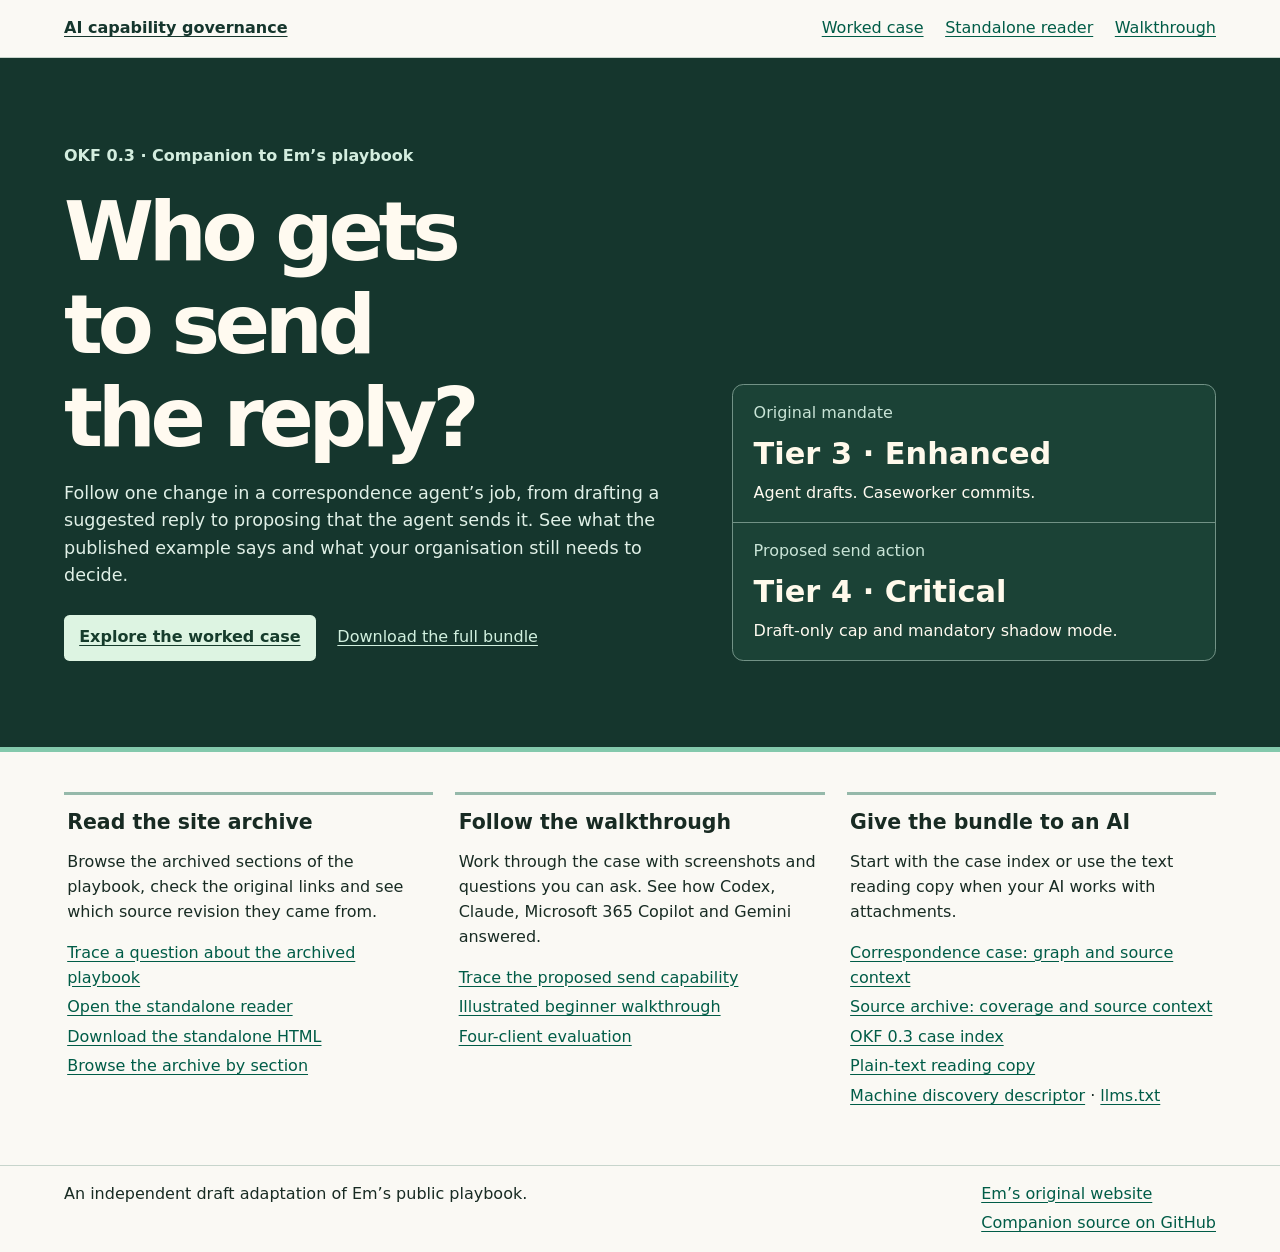
<file: source/pages/index.html>
<!doctype html>
<html lang="en-GB">
<head>
<meta charset="utf-8">
<meta name="viewport" content="width=device-width, initial-scale=1">
<title>AI capability governance | OKF+ companion</title>
<meta name="description" content="Explore Em’s public AI governance playbook as an OKF 0.3 bundle and compare what changes when an agent proposes sending a reply.">
<link rel="describedby" type="application/json" href=".well-known/okf.json">
<link rel="icon" href="favicon.png">
<link rel="stylesheet" href="site.css">
</head>
<body>
<a class="skip" href="#content">Skip to content</a>
<header class="masthead">
  <div class="wrap top">
    <a class="name" href="./">AI capability governance</a>
    <nav aria-label="Main">
      <a href="compare.html">Worked case</a>
      <a href="viz.html">Standalone reader</a>
      <a href="evaluation/BEGINNER-WALKTHROUGH.html">Walkthrough</a>
    </nav>
  </div>
</header>
<main id="content">
  <section class="hero">
    <div class="wrap hero-inner">
      <div>
        <p class="edition">OKF 0.3 · Companion to Em’s playbook</p>
        <h1>Who gets to send the reply?</h1>
        <p class="intro">Follow one change in a correspondence agent’s job, from drafting a suggested reply to proposing that the agent sends it. See what the published example says and what your organisation still needs to decide.</p>
        <div class="actions">
          <a class="button" href="compare.html">Explore the worked case</a>
          <a href="downloads/okf-ai-capability-governance-full-site.zip">Download the full bundle</a>
        </div>
      </div>
      <dl class="comparison" aria-label="Decision in the worked example">
        <div>
          <dt>Original mandate</dt>
          <dd><strong>Tier 3 · Enhanced</strong><span>Agent drafts. Caseworker commits.</span></dd>
        </div>
        <div>
          <dt>Proposed send action</dt>
          <dd><strong>Tier 4 · Critical</strong><span>Draft-only cap and mandatory shadow mode.</span></dd>
        </div>
      </dl>
    </div>
  </section>
  <div class="wrap">
    <div class="routes">
      <section>
        <h2>Read the site archive</h2>
        <p>Browse the archived sections of the playbook, check the original links and see which source revision they came from.</p>
        <ul class="plain-links">
          <li><a href="site-bundle/walkthrough.html">Trace a question about the archived playbook</a></li>
          <li><a href="viz.html">Open the standalone reader</a></li>
          <li><a href="viz.html" download="ai-capability-governance.html">Download the standalone HTML</a></li>
          <li><a href="site-bundle/index.html">Browse the archive by section</a></li>
        </ul>
      </section>
      <section>
        <h2>Follow the walkthrough</h2>
        <p>Work through the case with screenshots and questions you can ask. See how Codex, Claude, Microsoft 365 Copilot and Gemini answered.</p>
        <ul class="plain-links">
          <li><a href="bundle/walkthrough.html">Trace the proposed send capability</a></li>
          <li><a href="evaluation/BEGINNER-WALKTHROUGH.html">Illustrated beginner walkthrough</a></li>
          <li><a href="evaluation/CLIENT-EVALUATION.html">Four-client evaluation</a></li>
        </ul>
      </section>
      <section>
        <h2>Give the bundle to an AI</h2>
        <p>Start with the case index or use the text reading copy when your AI works with attachments.</p>
        <ul class="plain-links">
          <li><a href="bundle/ai-context.md">Correspondence case: graph and source context</a></li>
          <li><a href="site-bundle/ai-context.md">Source archive: coverage and source context</a></li>
          <li><a href="bundle/index.md">OKF 0.3 case index</a></li>
          <li><a href="downloads/okf-pilot-reading-copy.txt">Plain-text reading copy</a></li>
          <li><a href=".well-known/okf.json">Machine discovery descriptor</a> · <a href="llms.txt">llms.txt</a></li>
        </ul>
      </section>
    </div>
  </div>
</main>
<footer>
  <div class="wrap foot">
    <p>An independent draft adaptation of Em’s public playbook.</p>
    <ul class="plain-links">
      <li><a href="https://cyberdudeuk.github.io/ai-capability-governance/">Em’s original website</a></li>
      <li><a href="https://github.com/chris-page-gov/okf-ai-capability-governance">Companion source on GitHub</a></li>
    </ul>
  </div>
</footer>
</body>
</html>
</file>
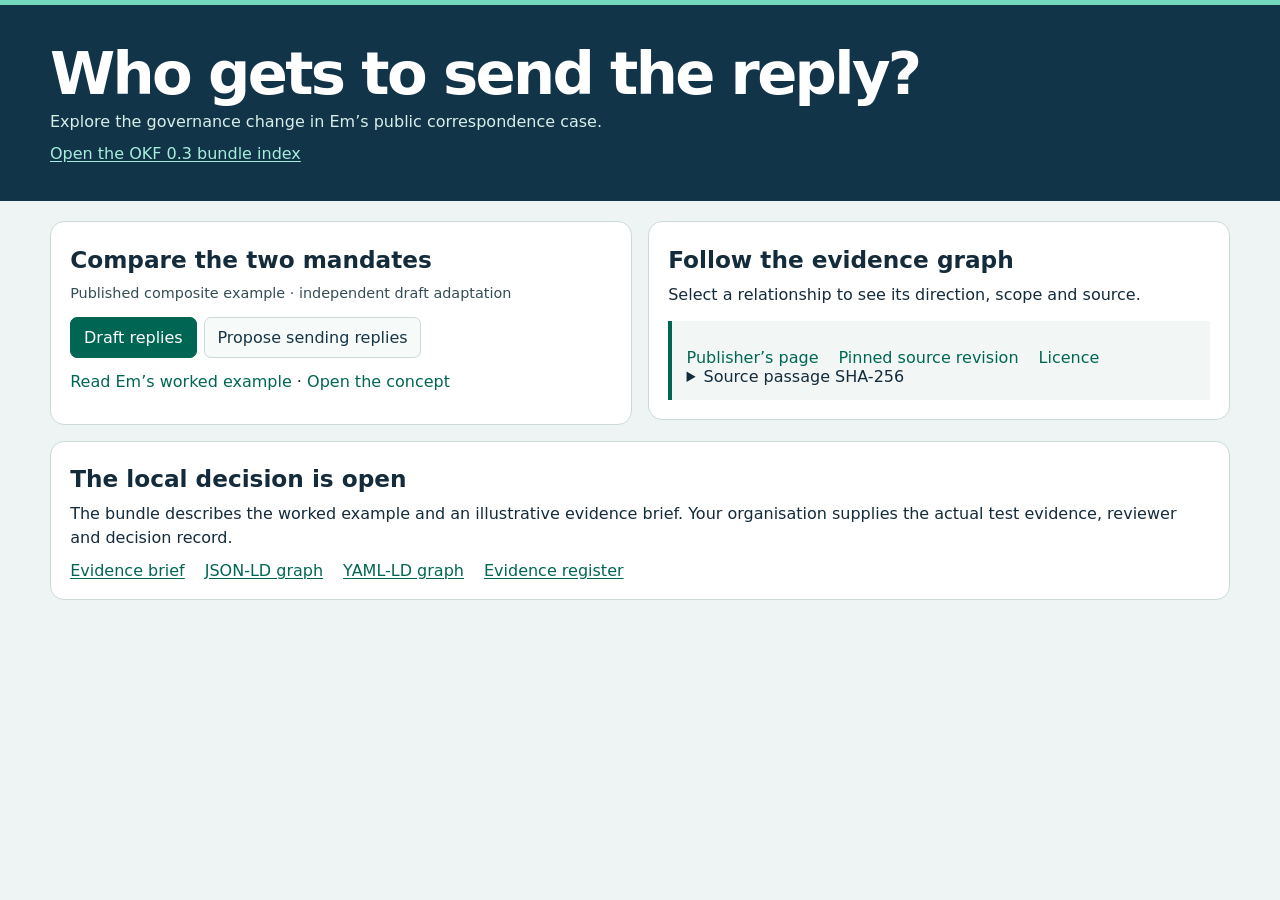
<file: source/visualisation.html>
<!doctype html>
<html lang="en-GB">
<head>
<meta charset="utf-8">
<meta name="viewport" content="width=device-width,initial-scale=1">
<title>Correspondence governance | OKF 0.3 pilot</title>
<style>
:root{font-family:system-ui,sans-serif;color:#132b3b;background:#eef4f3;--teal:#006654;--line:#cbdad8;--ink:#173645}
*{box-sizing:border-box}body{margin:0}header{background:#123449;color:#fff;padding:2.4rem max(1.15rem,calc((100vw - 1180px)/2));border-top:5px solid #74d8bd}
header p{color:#d8eee8}h1{font-size:clamp(2rem,5vw,3.7rem);margin:0;line-height:1.05;letter-spacing:-.045em}h2,h3,p{margin:.25rem 0 .65rem}h2{font-size:1.45rem}p{line-height:1.5}
main{max-width:1220px;margin:auto;padding:1.25rem;display:grid;grid-template-columns:1fr 1fr;gap:1rem;align-items:start}section{background:white;border:1px solid var(--line);border-radius:14px;padding:1.2rem}section:last-child{grid-column:1/-1}
button,a{font:inherit}a{color:var(--teal);text-underline-offset:.15em}header a{color:#a6eedb}button{color:var(--ink);cursor:pointer;border:1px solid var(--line);background:#f6faf9;border-radius:7px;padding:.6rem .8rem}button[aria-pressed=true]{background:var(--teal);color:#fff;border-color:var(--teal)}
button:hover:not([aria-pressed=true]){background:#e8f4f0}:focus-visible{outline:3px solid #c77800;outline-offset:3px}.actions{display:flex;flex-wrap:wrap;gap:.45rem;margin:.8rem 0}
.tier{font-size:clamp(1.8rem,4vw,2.7rem);font-weight:740;letter-spacing:-.04em;margin:.75rem 0}.badge{color:#344e55;font-size:.9rem}
ul{margin:.65rem 0;padding-left:1.2rem}li{margin:.35rem 0}.edge-list{list-style:none;padding:0}.edge-list button{width:100%;text-align:left;display:block;line-height:1.38}.edge-list span{font-weight:600;display:block;font-size:.85em}.edge-list strong{display:block}
#details{background:#f2f7f6;border-left:4px solid var(--teal);padding:.9rem;margin-top:.85rem}blockquote{margin:.8rem 0;line-height:1.6}details code{word-break:break-all}.links{display:flex;gap:.6rem 1.25rem;flex-wrap:wrap}
@media(max-width:760px){main{display:block}section+section{margin-top:1rem}}
</style>
</head>
<body>
<header>
<h1>Who gets to send the reply?</h1>
<p>Explore the governance change in Em’s public correspondence case.</p>
<a href="bundle/index.md">Open the OKF 0.3 bundle index</a>
</header>
<main>
<section aria-labelledby="compare">
<h2 id="compare">Compare the two mandates</h2>
<p class="badge">Published composite example · independent draft adaptation</p>
<div class="actions" aria-label="Compare cases">
<button type="button" id="draft" aria-pressed="true">Draft replies</button>
<button type="button" id="send" aria-pressed="false">Propose sending replies</button>
</div>
<div id="comparison" aria-live="polite">
<p class="tier" id="tier"></p>
<p id="effect"></p>
<ul id="outcomes"></ul>
<p><a id="compare-source">Read Em’s worked example</a> · <a id="concept-source">Open the concept</a></p>
</div>
</section>
<section aria-labelledby="graph">
<h2 id="graph">Follow the evidence graph</h2>
<p>Select a relationship to see its direction, scope and source.</p>
<ul id="edges" class="edge-list"></ul>
<div id="details" aria-live="polite">
<h3 id="relation"></h3>
<p id="authority" class="badge"></p>
<p id="locator"></p>
<blockquote id="quotation"></blockquote>
<div class="links"><a id="site">Publisher’s page</a><a id="pin">Pinned source revision</a><a id="licence">Licence</a></div>
<details><summary>Source passage SHA-256</summary><code id="digest"></code></details>
</div>
</section>
<section aria-labelledby="review">
<h2 id="review">The local decision is open</h2>
<p>The bundle describes the worked example and an illustrative evidence brief. Your organisation supplies the actual test evidence, reviewer and decision record.</p>
<div class="links"><a href="bundle/concepts/evidence-brief.md">Evidence brief</a><a href="bundle/relationships.jsonld">JSON-LD graph</a><a href="bundle/relationships.yamlld">YAML-LD graph</a><a href="bundle/evidence.json">Evidence register</a></div>
</section>
</main>
<script type="application/json" id="data">__PILOT_DATA__</script>
<script>
const data = JSON.parse(document.querySelector('#data').textContent);
const get = id => document.getElementById(id);
const conceptLink = id => 'bundle/concepts/' + id + '.md';
const states = {
  draft: {
    concept:'mandate', tier:'Tier 3 · Enhanced', reference:'baseline',
    outcome:['The agent can classify correspondence and draft from approved templates.',
      'A caseworker commits the action. Sending is outside the mandate.']
  },
  send: {
    concept:'send-variant', tier:'Tier 4 · Critical', reference:'send',
    outcome:['L1 · Draft only. A person edits and commits each output.',
      'Shadow mode is required in this worked variant.']
  }
};
function compare(key) {
  const state=states[key];
  for (const id of Object.keys(states)) get(id).setAttribute('aria-pressed',String(id===key));
  get('tier').textContent=state.tier;
  get('effect').textContent=data.concepts[state.concept].description;
  get('outcomes').replaceChildren(...state.outcome.map(text=>{
    const li=document.createElement('li');li.textContent=text;return li;
  }));
  get('compare-source').href=data.witnesses[state.reference].url;
  get('concept-source').href=conceptLink(state.concept);
}
for (const id of Object.keys(states)) get(id).addEventListener('click',()=>compare(id));

function showEdge(item,selected) {
  for(const button of get('edges').querySelectorAll('button')) button.setAttribute('aria-pressed',String(button===selected));
  const source=item.evidence;
  get('relation').textContent=data.concepts[item.from].title+' → '+data.concepts[item.to].title;
  get('authority').textContent=item.label+' · '+item.authority+' · '+item.scope;
  get('locator').textContent=source.locator;
  get('quotation').textContent=source.source_value;
  get('site').href=source.url;
  get('pin').href=source.resource;
  get('licence').href=item.rights;
  get('digest').textContent=source.source_value_sha256;
}
for (const edge of data.edges) {
  const li=document.createElement('li'), b=document.createElement('button');
  const relation=document.createElement('strong'), direction=document.createElement('span');
  relation.textContent=edge.label;
  direction.textContent=data.concepts[edge.from].title+' → '+data.concepts[edge.to].title;
  b.type='button';b.id=edge.id;b.append(relation,direction);
  b.addEventListener('click',()=>showEdge(edge,b));
  li.append(b);get('edges').append(li);
}
compare('draft');
showEdge(data.edges[0],get('edges').querySelector('button'));
</script>
</body>
</html>
</file>
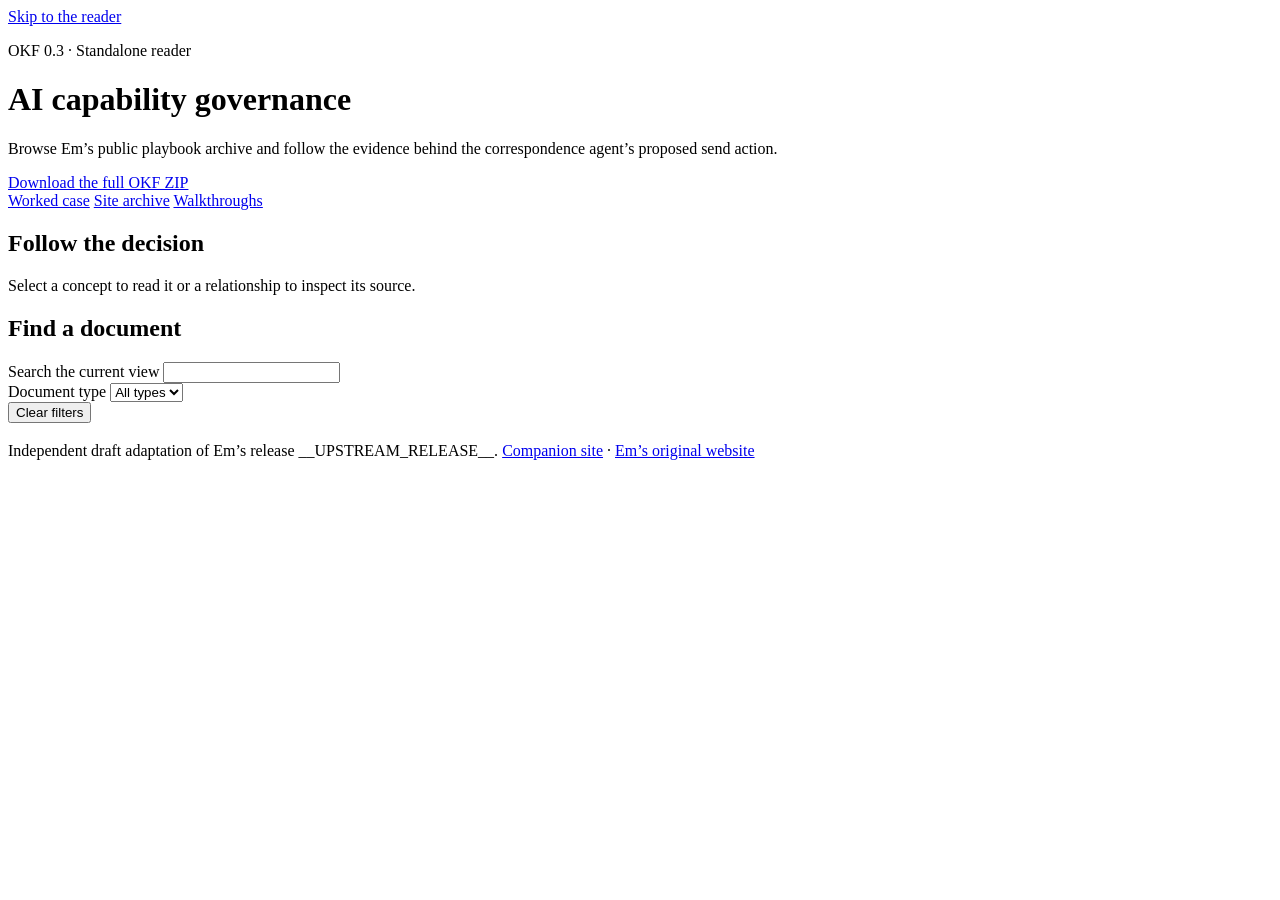
<file: source/pages/viz.html>
<!doctype html>
<html lang="en-GB">
<head>
<meta charset="utf-8">
<meta name="viewport" content="width=device-width, initial-scale=1">
<meta http-equiv="Content-Security-Policy" content="default-src 'none'; img-src data:; style-src 'unsafe-inline'; script-src 'unsafe-inline'; base-uri 'none'; form-action 'none'">
<title>AI capability governance | Standalone OKF+ reader</title>
<link rel="icon" href="__ICON__">
<style>__STYLE__</style>
</head>
<body>
<a class="skip" href="#reader">Skip to the reader</a>
<header class="hero">
  <div class="wrap hero-inner">
    <div>
      <p class="eyebrow">OKF 0.3 · Standalone reader</p>
      <h1>AI capability governance</h1>
      <p>Browse Em’s public playbook archive and follow the evidence behind the correspondence agent’s proposed send action.</p>
    </div>
    <a href="__BUNDLE_URL__" class="archive-link">Download the full OKF ZIP</a>
  </div>
</header>
<main class="wrap" id="reader">
  <nav aria-label="Reader views" id="views">
    <a href="#case" data-view="case">Worked case</a>
    <a href="#archive" data-view="archive">Site archive</a>
    <a href="#walkthroughs" data-view="walkthroughs">Walkthroughs</a>
  </nav>
  <div class="workspace">
    <aside class="navigation" aria-label="Browse the bundle">
      <section id="graph-card" aria-labelledby="graph-title">
        <h2 id="graph-title">Follow the decision</h2>
        <p>Select a concept to read it or a relationship to inspect its source.</p>
        <div id="graph"></div>
      </section>
      <section class="search-panel" aria-labelledby="search-title">
        <h2 id="search-title">Find a document</h2>
        <label for="query">Search the current view</label>
        <input id="query" type="search" autocomplete="off">
        <div class="filters">
          <div>
            <label for="kind">Document type</label>
            <select id="kind"><option value="">All types</option></select>
          </div>
          <button id="reset" type="button">Clear filters</button>
        </div>
        <p id="result-count" role="status"></p>
        <ul id="results" aria-label="Matching documents"></ul>
      </section>
    </aside>
    <div class="reading">
      <article id="record" aria-labelledby="record-title">
        <header class="record-header">
          <p id="record-kind" class="eyebrow"></p>
          <h2 id="record-title" tabindex="-1"></h2>
          <p id="record-summary"></p>
          <dl id="record-meta"></dl>
        </header>
        <div id="record-body" class="document"></div>
        <section id="record-links" aria-labelledby="links-title" hidden>
          <h3 id="links-title">Linked concepts</h3>
          <ul id="links-list"></ul>
        </section>
      </article>
      <section id="relationship" aria-labelledby="relationship-title" hidden>
        <a id="back-to-concept">Back to the concept</a>
        <p class="eyebrow">Evidence for a relationship</p>
        <h2 id="relationship-title" tabindex="-1"></h2>
        <p id="direction" class="direction"></p>
        <dl id="relationship-meta"></dl>
        <blockquote id="passage"></blockquote>
        <ul class="source-links">
          <li><a id="publisher">Open the publisher’s passage</a></li>
          <li><a id="pinned">Inspect the pinned source revision</a></li>
        </ul>
      </section>
    </div>
  </div>
</main>
<noscript><p class="wrap">Enable JavaScript to use the reader. <a href="__BUNDLE_URL__">Download the OKF bundle files</a>.</p></noscript>
<footer class="wrap">
  <p>Independent draft adaptation of Em’s release __UPSTREAM_RELEASE__. <a href="__HOME_URL__">Companion site</a> · <a href="__SOURCE_URL__">Em’s original website</a></p>
</footer>
<script type="application/json" id="bundle-data">__PAYLOAD__</script>
<script>__SCRIPT__</script>
</body>
</html>
</file>
<file: source/pages/site.css>
:root {
  color: #182b23;
  background: #faf9f4;
  font-family: system-ui, sans-serif;
  font-synthesis: none;
  --green: #15362d;
  --link: #005c47;
  --rule: #c7d5cc;
}
* { box-sizing: border-box; }
body { margin: 0; line-height: 1.55; }
.wrap { width: min(72rem, 100% - 2.5rem); margin-inline: auto; }
a { color: var(--link); text-underline-offset: .2em; overflow-wrap: anywhere; }
a:hover { text-decoration-thickness: .15em; }
:focus-visible { outline: .2rem solid #c16b10; outline-offset: .25rem; }
.skip { position: absolute; left: 1rem; top: .5rem; z-index: 2; padding: .6rem; background: #fff; transform: translateY(-200%); }
.skip:focus { transform: none; }
.masthead { border-bottom: 1px solid var(--rule); }
.top, .foot { display: flex; align-items: baseline; justify-content: space-between; flex-wrap: wrap; gap: .5rem 1.25rem; padding-block: 1rem; }
.name { color: var(--green); font-weight: 750; }
nav, .actions { display: flex; align-items: baseline; flex-wrap: wrap; gap: .8rem 1.35rem; }
.hero { background: var(--green); color: #fffaf0; border-bottom: .35rem solid #83c9ac; }
.hero-inner { display: grid; grid-template-columns: 1.28fr 1fr; align-items: end; gap: 3rem; padding-block: clamp(2.4rem, 7vw, 5.4rem); }
.edition { margin: 0 0 1rem; color: #d3eddf; font-weight: 700; }
h1, h2, h3 { line-height: 1.14; text-wrap: balance; }
.hero h1 { margin: 0; font-size: clamp(2.55rem, 6.6vw, 5.1rem); font-weight: 820; letter-spacing: -.065em; }
.hero .intro { max-width: 39rem; margin: 1rem 0 1.6rem; color: #e0f0e7; font-size: 1.1rem; }
.hero a { color: #d1f0df; }
.hero .button { display: inline-block; padding: .66rem .95rem; border-radius: .35rem; background: #ddf4e2; color: #163c2c; font-weight: 720; }
.comparison { padding: 0; margin: 0; border: 1px solid #729286; border-radius: .7rem; background: #1b4236; }
.comparison > div { padding: 1rem 1.3rem; }
.comparison > div + div { border-top: 1px solid #729286; }
.comparison dt { color: #c9e4d7; }
.comparison dd { margin: 0; }
.comparison strong { display: block; margin-block: .25rem; color: #fff9eb; font-size: clamp(1.35rem, 2.4vw, 1.9rem); }
.comparison span { display: block; }
.routes { display: grid; grid-template-columns: repeat(3, minmax(0, 1fr)); gap: 1.4rem; padding-block: 2.5rem; }
.routes section { border-top: .2rem solid #95b9aa; padding: 1rem .2rem; }
.routes h2 { margin: 0; font-size: 1.28rem; }
.plain-links { margin: .65rem 0 0; padding: 0; list-style: none; }
.plain-links li + li { margin-top: .3rem; }
footer { border-top: 1px solid var(--rule); }
.foot > * { margin: 0; }
.document { width: min(59rem, 100% - 2.5rem); margin: 2rem auto 3rem; overflow-wrap: anywhere; }
.document h1 { font-size: clamp(1.9rem, 5vw, 3rem); letter-spacing: -.04em; }
.document h2 { margin-top: 2rem; }
.document img { display: block; max-width: 100%; height: auto; border: 1px solid var(--rule); border-radius: .35rem; }
.document table { display: block; overflow: auto; border-collapse: collapse; }
.document th, .document td { padding: .55rem .7rem; border-bottom: 1px solid var(--rule); text-align: left; vertical-align: top; }
.document blockquote { margin-inline: 0; padding-inline: 1rem; border-left: .25rem solid #679d87; }
.document pre { overflow: auto; padding: .7rem; background: #edf2ec; }
@media (max-width: 52rem) {
  .hero-inner { grid-template-columns: 1fr; gap: 1.6rem; }
  .routes { grid-template-columns: 1fr; gap: .8rem; }
}
@media (max-width: 28rem) {
  .wrap, .document { width: calc(100% - 1.5rem); }
  .top, .foot { align-items: flex-start; }
  nav { gap: .4rem 1rem; }
}
</file>
